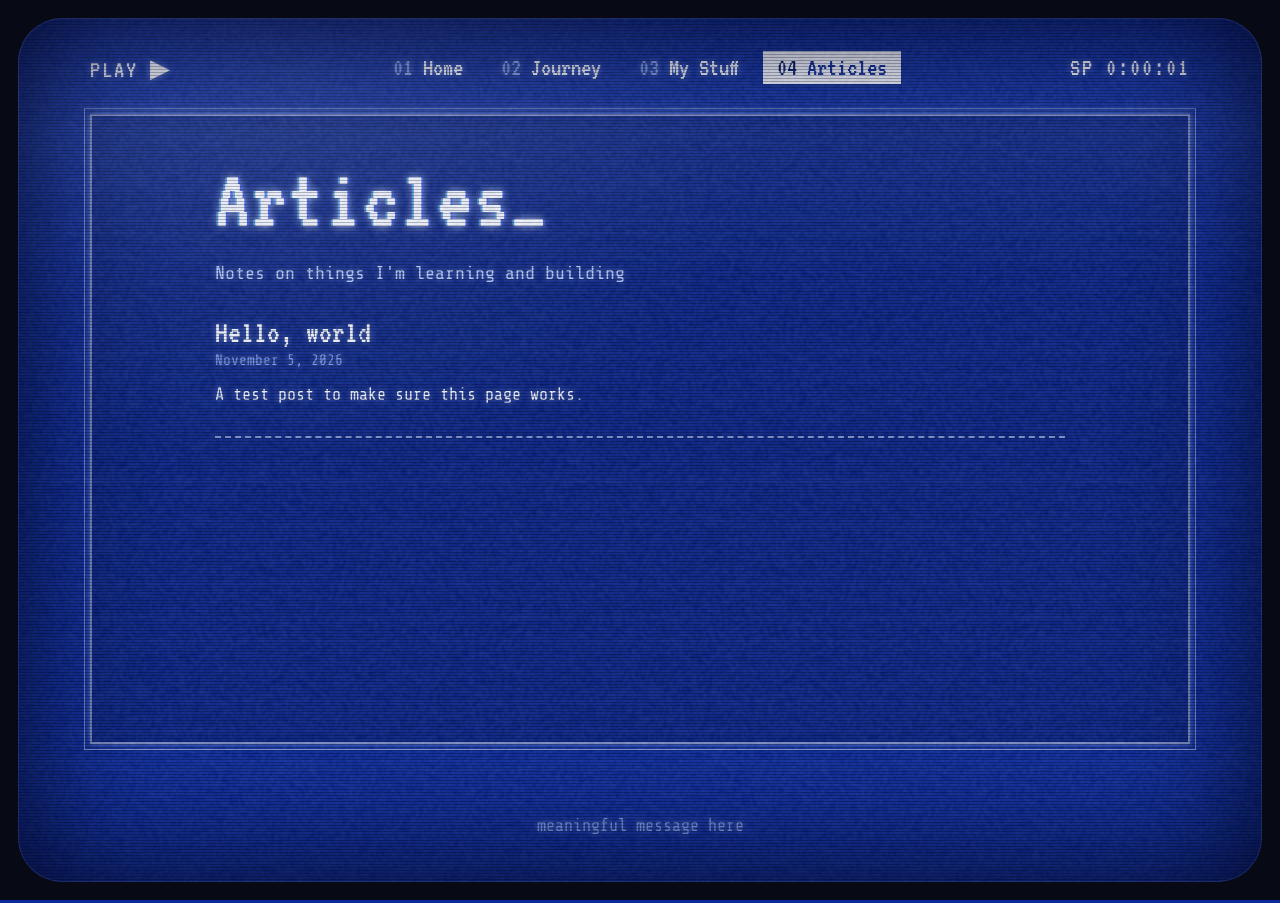
<file: articles.html>
<!doctype html>
<html lang="en">
    <head>
        <meta charset="UTF-8" />
        <meta name="viewport" content="width=device-width, initial-scale=1.0" />
        <title>Sadeq Portfolio - Articles</title>
        <link rel="icon" type="image/x-icon" href="Images/icon.png" />

        <link rel="preconnect" href="https://fonts.googleapis.com" />
        <link rel="preconnect" href="https://fonts.gstatic.com" crossorigin />
        <link
            href="https://fonts.googleapis.com/css2?family=Share+Tech+Mono&family=VT323&display=swap"
            rel="stylesheet"
        />

        <link rel="stylesheet" href="style.css" />
        <link rel="stylesheet" href="crt.css" />
        <script src="crt.js"></script>
    </head>

    <body>
        <div class="screen">
            <header class="topbar">
                <span class="osd">PLAY ▶</span>
                <nav class="channels">
                    <a href="index.html">Home</a>
                    <a href="journey.html">Journey</a>
                    <a href="stuff.html">My Stuff</a>
                    <a href="articles.html" aria-current="page">Articles</a>
                </nav>
                <span class="osd" data-tape-counter>SP 0:00:00</span>
            </header>

            <main class="main page">
                <div class="page-content">
                    <h1 class="title">Articles</h1>
                    <p class="subtitle">
                        Notes on things I'm learning and building
                    </p>

                    <!-- Newest on top. To add one: copy articles/hello-world.html,
                         edit it, then add a new <li> here. -->
                    <ul class="article-list">
                        <li>
                            <a href="articles/hello-world.html">Hello, world</a>
                            <p class="date">November 5, 2026</p>
                            <p>A test post to make sure this page works.</p>
                        </li>
                    </ul>
                </div>
            </main>

            <footer>
                <p>meaningful message here</p>
            </footer>
        </div>
    </body>
</html>
</file>
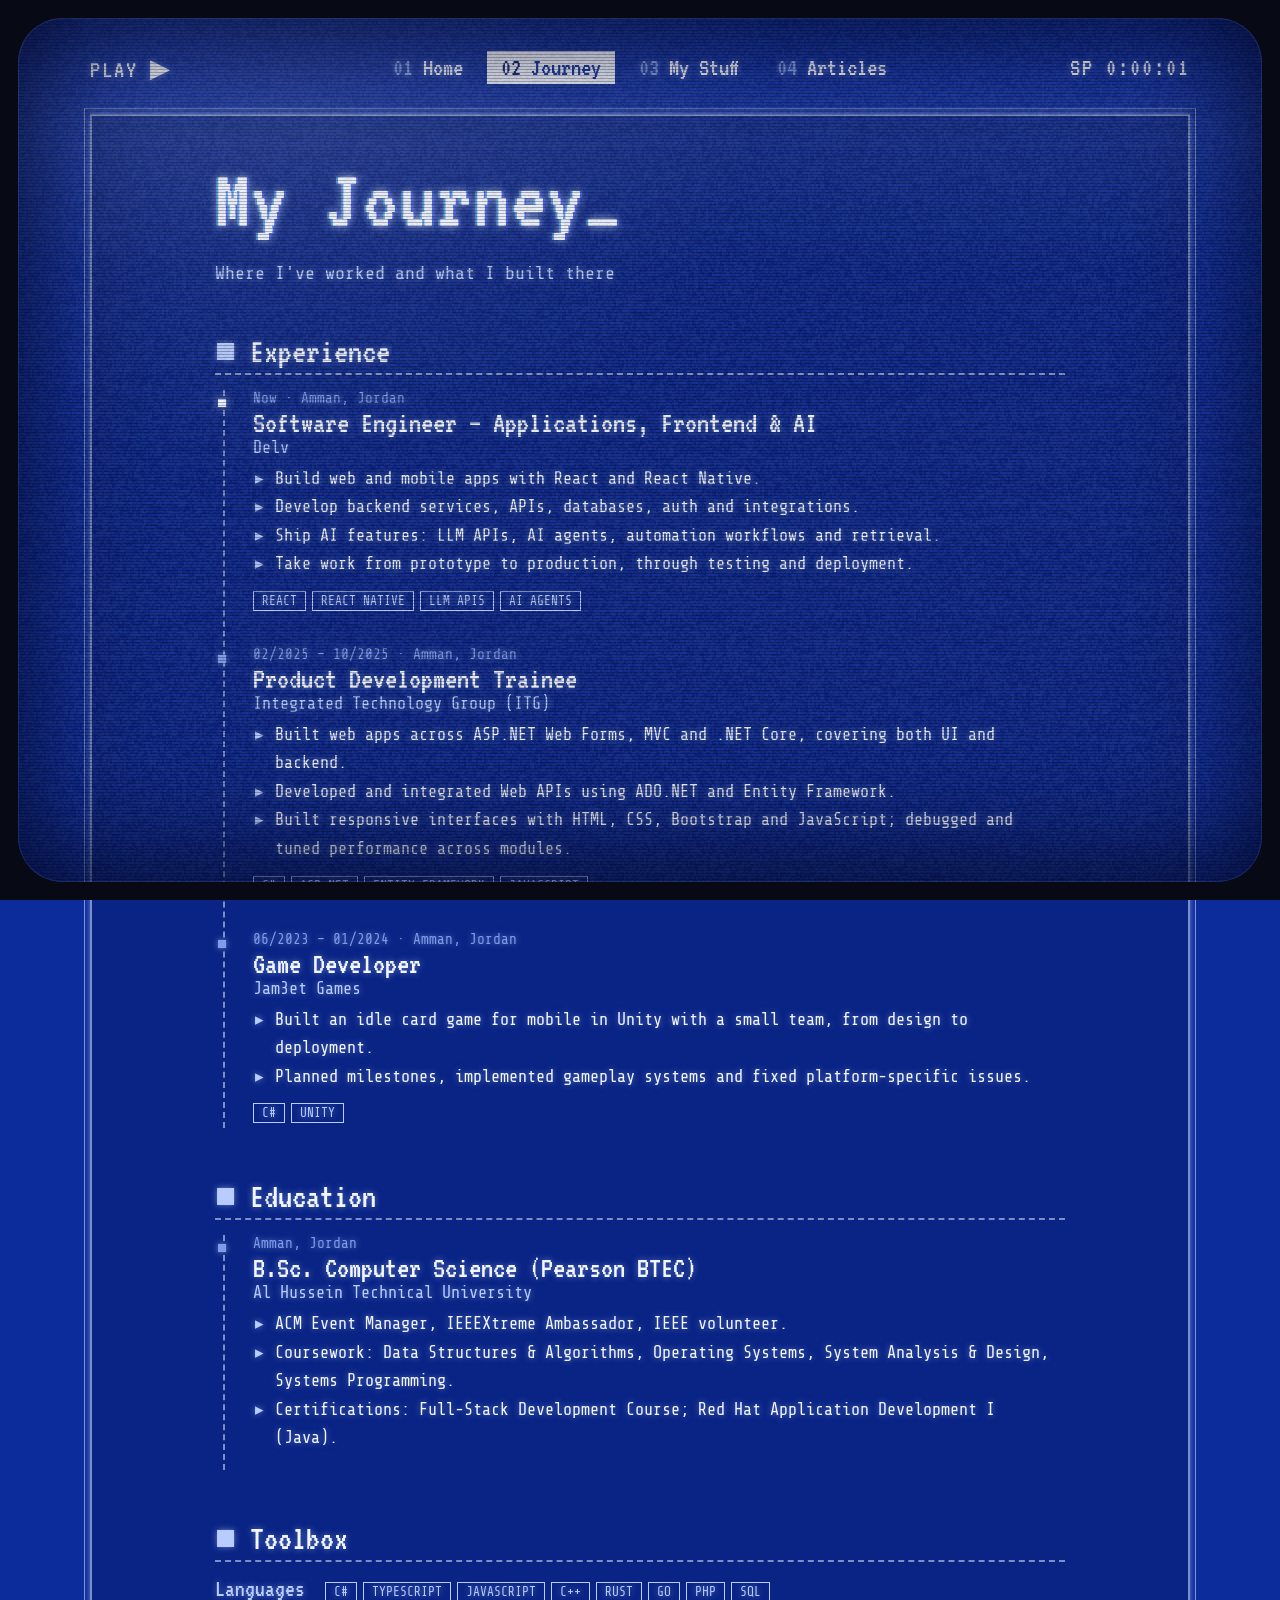
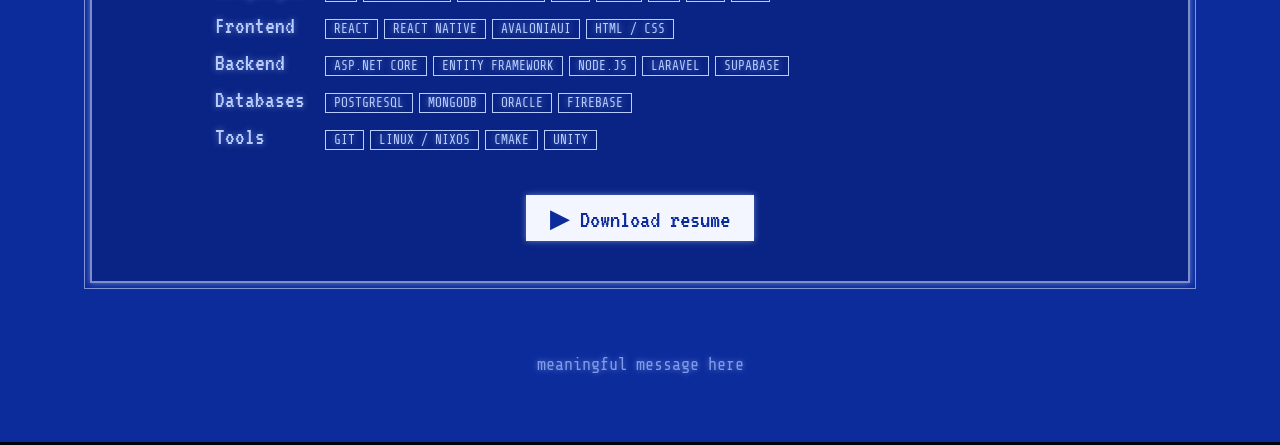
<file: journey.html>
<!doctype html>
<html lang="en">
    <head>
        <meta charset="UTF-8" />
        <meta name="viewport" content="width=device-width, initial-scale=1.0" />
        <title>Sadeq Portfolio - Journey</title>
        <link rel="icon" type="image/x-icon" href="Images/icon.png" />

        <link rel="preconnect" href="https://fonts.googleapis.com" />
        <link rel="preconnect" href="https://fonts.gstatic.com" crossorigin />
        <link
            href="https://fonts.googleapis.com/css2?family=Share+Tech+Mono&family=VT323&display=swap"
            rel="stylesheet"
        />

        <link rel="stylesheet" href="style.css" />
        <link rel="stylesheet" href="crt.css" />
        <script src="crt.js"></script>
    </head>

    <body>
        <div class="screen">
            <header class="topbar">
                <span class="osd">PLAY ▶</span>
                <nav class="channels">
                    <a href="index.html">Home</a>
                    <a href="journey.html" aria-current="page">Journey</a>
                    <a href="stuff.html">My Stuff</a>
                    <a href="articles.html">Articles</a>
                </nav>
                <span class="osd" data-tape-counter>SP 0:00:00</span>
            </header>

            <main class="main page">
                <div class="page-content">
                    <h1 class="title">My Journey</h1>
                    <p class="subtitle">Where I've worked and what I built there</p>

                    <h2 class="section-title">Experience</h2>

                    <ol class="timeline">
                        <li class="now">
                            <p class="date">Now · Amman, Jordan</p>
                            <h3>Software Engineer – Applications, Frontend &amp; AI</h3>
                            <p class="org">Delv</p>
                            <ul>
                                <li>
                                    Build web and mobile apps with React and
                                    React Native.
                                </li>
                                <li>
                                    Develop backend services, APIs, databases,
                                    auth and integrations.
                                </li>
                                <li>
                                    Ship AI features: LLM APIs, AI agents,
                                    automation workflows and retrieval.
                                </li>
                                <li>
                                    Take work from prototype to production,
                                    through testing and deployment.
                                </li>
                            </ul>
                            <div class="tags">
                                <span>React</span>
                                <span>React Native</span>
                                <span>LLM APIs</span>
                                <span>AI Agents</span>
                            </div>
                        </li>

                        <li>
                            <p class="date">02/2025 – 10/2025 · Amman, Jordan</p>
                            <h3>Product Development Trainee</h3>
                            <p class="org">Integrated Technology Group (ITG)</p>
                            <ul>
                                <li>
                                    Built web apps across ASP.NET Web Forms, MVC
                                    and .NET Core, covering both UI and backend.
                                </li>
                                <li>
                                    Developed and integrated Web APIs using
                                    ADO.NET and Entity Framework.
                                </li>
                                <li>
                                    Built responsive interfaces with HTML, CSS,
                                    Bootstrap and JavaScript; debugged and tuned
                                    performance across modules.
                                </li>
                            </ul>
                            <div class="tags">
                                <span>C#</span>
                                <span>ASP.NET</span>
                                <span>Entity Framework</span>
                                <span>JavaScript</span>
                            </div>
                        </li>

                        <li>
                            <p class="date">06/2023 – 01/2024 · Amman, Jordan</p>
                            <h3>Game Developer</h3>
                            <p class="org">Jam3et Games</p>
                            <ul>
                                <li>
                                    Built an idle card game for mobile in Unity
                                    with a small team, from design to
                                    deployment.
                                </li>
                                <li>
                                    Planned milestones, implemented gameplay
                                    systems and fixed platform-specific issues.
                                </li>
                            </ul>
                            <div class="tags">
                                <span>C#</span>
                                <span>Unity</span>
                            </div>
                        </li>
                    </ol>

                    <h2 class="section-title">Education</h2>

                    <ol class="timeline">
                        <li>
                            <p class="date">Amman, Jordan</p>
                            <h3>B.Sc. Computer Science (Pearson BTEC)</h3>
                            <p class="org">Al Hussein Technical University</p>
                            <ul>
                                <li>
                                    ACM Event Manager, IEEEXtreme Ambassador,
                                    IEEE volunteer.
                                </li>
                                <li>
                                    Coursework: Data Structures &amp;
                                    Algorithms, Operating Systems, System
                                    Analysis &amp; Design, Systems Programming.
                                </li>
                                <li>
                                    Certifications: Full-Stack Development
                                    Course; Red Hat Application Development I
                                    (Java).
                                </li>
                            </ul>
                        </li>
                    </ol>

                    <h2 class="section-title">Toolbox</h2>
                    <dl class="skills">
                        <dt>Languages</dt>
                        <dd class="tags">
                            <span>C#</span>
                            <span>TypeScript</span>
                            <span>JavaScript</span>
                            <span>C++</span>
                            <span>Rust</span>
                            <span>Go</span>
                            <span>PHP</span>
                            <span>SQL</span>
                        </dd>

                        <dt>Frontend</dt>
                        <dd class="tags">
                            <span>React</span>
                            <span>React Native</span>
                            <span>AvaloniaUI</span>
                            <span>HTML / CSS</span>
                        </dd>

                        <dt>Backend</dt>
                        <dd class="tags">
                            <span>ASP.NET Core</span>
                            <span>Entity Framework</span>
                            <span>Node.js</span>
                            <span>Laravel</span>
                            <span>Supabase</span>
                        </dd>

                        <dt>Databases</dt>
                        <dd class="tags">
                            <span>PostgreSQL</span>
                            <span>MongoDB</span>
                            <span>Oracle</span>
                            <span>Firebase</span>
                        </dd>

                        <dt>Tools</dt>
                        <dd class="tags">
                            <span>Git</span>
                            <span>Linux / NixOS</span>
                            <span>CMake</span>
                            <span>Unity</span>
                        </dd>
                    </dl>

                    <div class="main-btns">
                        <a
                            class="btn"
                            href="Sadeq_Odeh_Resume_2026.pdf"
                            download
                        >
                            Download resume
                        </a>
                    </div>
                </div>
            </main>

            <footer>
                <p>meaningful message here</p>
            </footer>
        </div>
    </body>
</html>
</file>
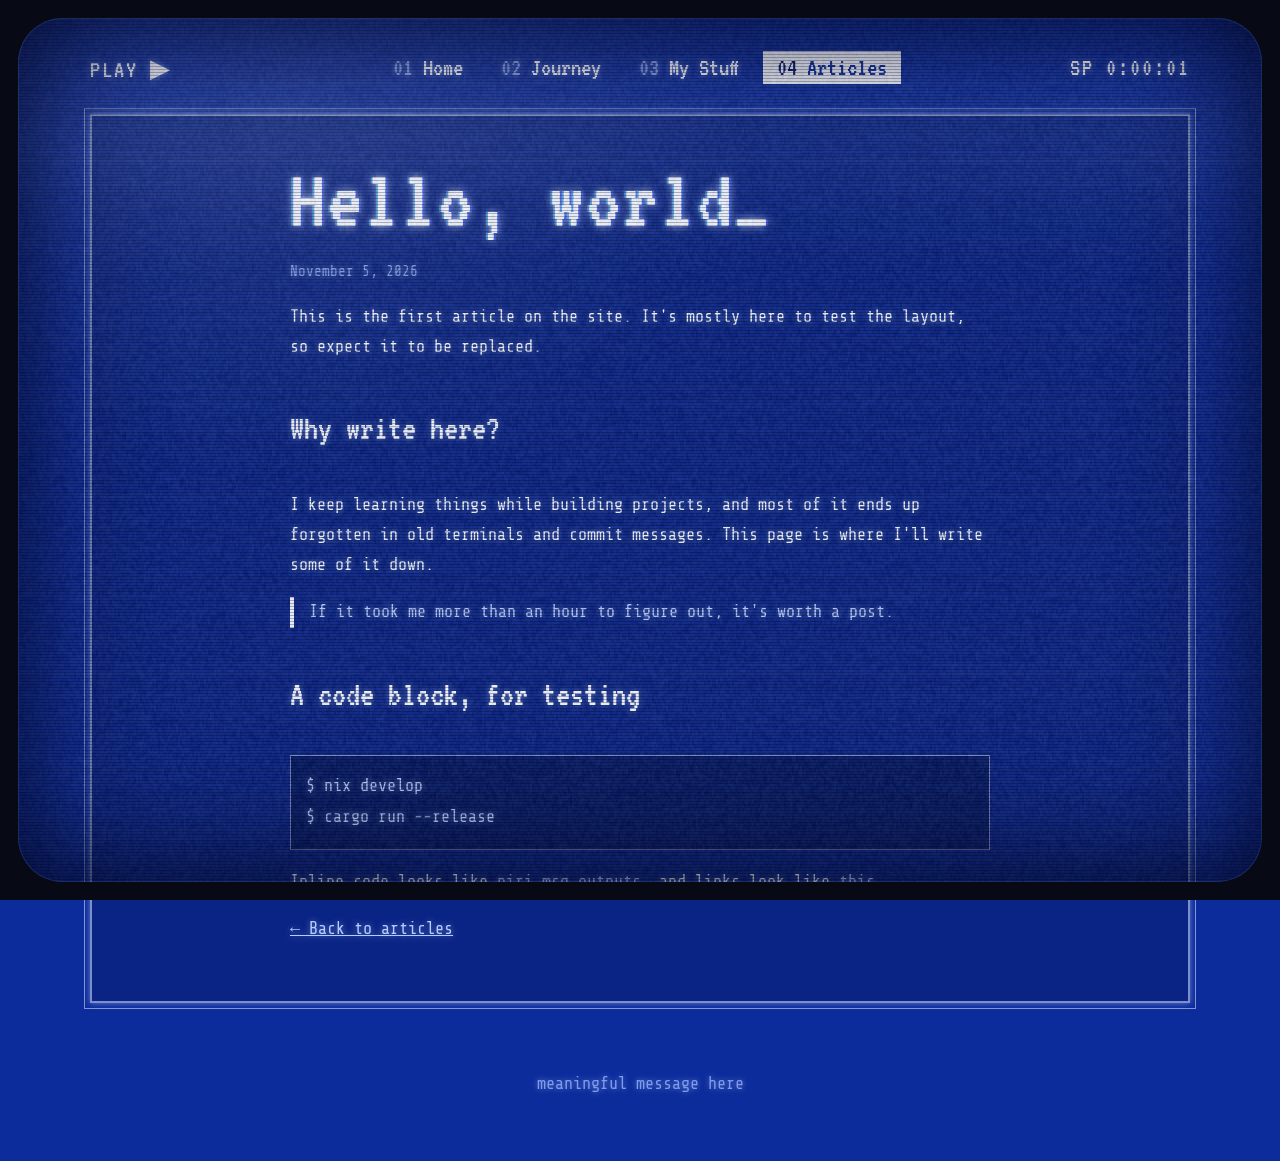
<file: articles/hello-world.html>
<!doctype html>
<html lang="en">
    <head>
        <meta charset="UTF-8" />
        <meta name="viewport" content="width=device-width, initial-scale=1.0" />
        <title>Hello, world - Sadeq</title>
        <link rel="icon" type="image/x-icon" href="../Images/icon.png" />

        <link rel="preconnect" href="https://fonts.googleapis.com" />
        <link rel="preconnect" href="https://fonts.gstatic.com" crossorigin />
        <link
            href="https://fonts.googleapis.com/css2?family=Share+Tech+Mono&family=VT323&display=swap"
            rel="stylesheet"
        />

        <link rel="stylesheet" href="../style.css" />
        <link rel="stylesheet" href="../crt.css" />
        <script src="../crt.js"></script>
    </head>

    <body>
        <div class="screen">
            <header class="topbar">
                <span class="osd">PLAY ▶</span>
                <nav class="channels">
                    <a href="../index.html">Home</a>
                    <a href="../journey.html">Journey</a>
                    <a href="../stuff.html">My Stuff</a>
                    <a href="../articles.html" aria-current="page">Articles</a>
                </nav>
                <span class="osd" data-tape-counter>SP 0:00:00</span>
            </header>

            <main class="main page">
                <article class="article">
                    <h1 class="title">Hello, world</h1>
                    <p class="date">November 5, 2026</p>

                    <p>
                        This is the first article on the site. It's mostly here
                        to test the layout, so expect it to be replaced.
                    </p>

                    <h2>Why write here?</h2>
                    <p>
                        I keep learning things while building projects, and
                        most of it ends up forgotten in old terminals and commit
                        messages. This page is where I'll write some of it down.
                    </p>

                    <blockquote>
                        If it took me more than an hour to figure out, it's
                        worth a post.
                    </blockquote>

                    <h2>A code block, for testing</h2>
                    <pre><code>$ nix develop
$ cargo run --release</code></pre>

                    <p>
                        Inline code looks like <code>niri msg outputs</code>, and
                        links look like <a href="../stuff.html">this</a>.
                    </p>

                    <p><a href="../articles.html">&larr; Back to articles</a></p>
                </article>
            </main>

            <footer>
                <p>meaningful message here</p>
            </footer>
        </div>
    </body>
</html>
</file>
<file: style.css>
:root {
    --void: #01030c;
    --bezel-color: #070a14;
    --screen: #0d2c9c;
    --screen-deep: #061a66;
    --white: #f3f6ff;
    --ice: #b8ccff;
    --muted: #7f9bea;
    --line: rgba(220, 230, 255, 0.55);
    --glow: 0 0 6px rgba(170, 200, 255, 0.55);
    --glow-strong: 0 0 10px rgba(200, 220, 255, 0.85);

    --font-display: "VT323", monospace;
    --font-body: "Share Tech Mono", monospace;

    color-scheme: dark;
    scrollbar-color: var(--ice) var(--void);
}

* {
    box-sizing: border-box;
}

body {
    margin: 0;
    background-color: var(--void);
    color: var(--white);
    font-family: var(--font-body);
    font-size: 1.05rem;
    text-shadow: var(--glow);
}

::selection {
    background-color: var(--white);
    color: var(--screen);
    text-shadow: none;
}

:focus-visible {
    outline: 2px dashed var(--white);
    outline-offset: 4px;
}

a {
    color: var(--ice);
}

a:hover {
    color: var(--white);
}

.screen {
    min-height: 100vh;
    padding: clamp(28px, 4vw, 56px) clamp(16px, 4vw, 56px);
    background-color: var(--screen);

    display: flex;
    flex-direction: column;
    align-items: center;
}

.topbar {
    width: min(100%, 1100px);
    display: grid;
    grid-template-columns: 1fr auto 1fr;
    align-items: center;
    gap: 15px;
}

.osd {
    font-family: var(--font-display);
    font-size: 1.6rem;
    letter-spacing: 2px;
}

.osd:last-child {
    text-align: right;
}

.channels {
    display: flex;
    flex-wrap: wrap;
    justify-content: center;
    gap: 6px 10px;
    counter-reset: channel;
}

.channels a {
    font-family: var(--font-display);
    font-size: 1.6rem;
    color: var(--white);
    text-decoration: none;
    padding: 2px 12px;
    border: 2px solid transparent;
    transition: 0.15s ease;
}

.channels a::before {
    counter-increment: channel;
    content: "0" counter(channel) " ";
    color: var(--muted);
}

.channels a:hover {
    border-color: var(--white);
    text-shadow: var(--glow-strong);
}

.channels a[aria-current="page"] {
    background-color: var(--white);
    color: var(--screen);
    text-shadow: none;
}

.channels a[aria-current="page"]::before {
    color: var(--screen-deep);
}

.btn {
    display: inline-block;
    font-family: var(--font-display);
    font-size: 1.6rem;
    text-decoration: none;
    padding: 6px 22px;
    border: 2px solid var(--white);
    background-color: var(--white);
    color: var(--screen);
    text-shadow: none;
    box-shadow: var(--glow);
    transition: 0.15s ease;
}

.btn:hover {
    background-color: transparent;
    color: var(--white);
    text-shadow: var(--glow-strong);
    box-shadow: var(--glow-strong);
}

.btn::before {
    content: "▶ ";
}

.btn-outline {
    background-color: transparent;
    color: var(--white);
    text-shadow: var(--glow);
}

.btn-outline:hover {
    background-color: var(--white);
    color: var(--screen);
    text-shadow: none;
}

.main {
    width: min(100%, 1100px);
    min-height: 70vh;
    margin: 30px 0;
    padding: 40px;
    border: 2px solid var(--line);
    outline: 1px solid var(--line);
    outline-offset: 5px;
    background-color: rgba(2, 10, 50, 0.22);
    box-shadow: var(--glow);

    display: flex;
    flex-direction: column;
    justify-content: center;
    align-items: center;
}

.main-content {
    width: min(100%, 650px);
}

.title {
    font-family: var(--font-display);
    font-weight: 400;
    font-size: clamp(3rem, 9vw, 5.5rem);
    line-height: 1;
    letter-spacing: 2px;
    margin: 0 0 15px;
    text-shadow:
        -2px 0 rgba(90, 200, 255, 0.55),
        2px 0 rgba(60, 90, 255, 0.7),
        var(--glow-strong);
    animation: jitter 7s steps(1) infinite;
}

.title::after {
    content: "_";
    animation: blink 1s steps(1) infinite;
}

.subtitle {
    font-size: 1.15rem;
    color: var(--ice);
}

.main-content ul {
    list-style: none;
    padding: 0;
    line-height: 1.9;
}

.main-content li {
    position: relative;
    padding-left: 28px;
}

.main-content li::before {
    content: "▸";
    position: absolute;
    left: 4px;
    color: var(--ice);
}

.main-btns {
    display: flex;
    justify-content: center;
    flex-wrap: wrap;
    gap: 15px;
    margin-top: 30px;
}

.socials {
    display: flex;
    justify-content: center;
    gap: 30px;
}

.social-box {
    display: flex;
    flex-direction: column;
    align-items: center;
    gap: 8px;
    font-family: var(--font-display);
    font-size: 1.4rem;
    color: var(--white);
    text-decoration: none;
    transition: 0.15s ease;
}

.social-box:hover {
    transform: translateY(-4px);
    text-shadow: var(--glow-strong);
}

.social-box img {
    width: 45px;
    height: 45px;
    object-fit: contain;
    filter: drop-shadow(0 0 6px rgba(170, 200, 255, 0.7));
}

.social-box p {
    margin: 0;
}

footer {
    margin-top: 25px;
    color: var(--muted);
    text-align: center;
}

.page {
    justify-content: flex-start;
}

.page-content {
    width: min(100%, 850px);
}

.section-title {
    font-family: var(--font-display);
    font-weight: 400;
    font-size: 2.2rem;
    margin: 50px 0 15px;
    border-bottom: 2px dashed var(--line);
}

.section-title::before {
    content: "■ ";
    color: var(--ice);
}

.projects {
    display: grid;
    grid-template-columns: repeat(auto-fill, minmax(320px, 1fr));
    gap: 20px;
}

.card {
    display: flex;
    flex-direction: column;
    gap: 10px;
    padding: 15px;
    border: 2px solid var(--line);
    background-color: rgba(2, 10, 50, 0.35);
    transition: 0.15s ease;
}

.card:hover {
    border-color: var(--white);
    box-shadow: var(--glow-strong);
    transform: translateY(-3px);
}

.card h3 {
    font-family: var(--font-display);
    font-weight: 400;
    font-size: 1.9rem;
    margin: 0;
}

.card p {
    margin: 0;
    line-height: 1.6;
}

.card video,
.card img,
.media-placeholder {
    width: 100%;
    aspect-ratio: 16 / 9;
    object-fit: cover;
    background-color: var(--void);
}

.card img.logo {
    object-fit: contain;
    padding: 20px;
}

.tags {
    display: flex;
    flex-wrap: wrap;
    gap: 6px;
}

.tags span {
    font-size: 0.8rem;
    text-transform: uppercase;
    color: var(--ice);
    border: 1px solid var(--ice);
    padding: 2px 8px;
}

.media-placeholder {
    display: flex;
    justify-content: center;
    align-items: center;
    border: 2px dashed var(--line);
    font-family: var(--font-display);
    font-size: 1.6rem;
    color: var(--muted);
    background-color: rgba(1, 3, 12, 0.6);
}

.setup-gallery {
    display: grid;
    grid-template-columns: repeat(auto-fill, minmax(250px, 1fr));
    gap: 15px;
    margin-top: 15px;
}

.setup-gallery img {
    width: 100%;
    aspect-ratio: 16 / 9;
    object-fit: cover;
    border: 2px solid var(--line);
}

.setup-video {
    width: 100%;
    aspect-ratio: 16 / 9;
}

.article-list {
    list-style: none;
    padding: 0;
}

.article-list li {
    border-bottom: 2px dashed var(--line);
    padding: 15px 0;
}

.article-list a {
    font-family: var(--font-display);
    font-size: 2rem;
    color: var(--white);
    text-decoration: none;
}

.article-list a:hover {
    text-decoration: underline;
    text-shadow: var(--glow-strong);
}

.date {
    color: var(--muted);
    font-size: 0.9rem;
    margin: 4px 0;
}

.article {
    width: min(100%, 700px);
    line-height: 1.8;
}

.article h2 {
    font-family: var(--font-display);
    font-weight: 400;
    font-size: 2.2rem;
    margin-top: 35px;
}

.article pre {
    padding: 15px;
    border: 1px solid var(--line);
    background-color: var(--screen-deep);
    overflow-x: auto;
}

.article code {
    font-family: var(--font-body);
    color: var(--ice);
}

.article blockquote {
    margin: 0;
    padding-left: 15px;
    border-left: 4px solid var(--white);
    color: var(--ice);
}

.skills {
    display: grid;
    grid-template-columns: max-content 1fr;
    gap: 12px 20px;
    align-items: baseline;
    margin: 0;
}

.skills dt {
    font-family: var(--font-display);
    font-size: 1.5rem;
    color: var(--ice);
}

.skills dd {
    margin: 0;
}

.timeline {
    list-style: none;
    margin: 0 0 0 8px;
    padding: 0;
    border-left: 2px dashed var(--line);
}

.timeline > li {
    position: relative;
    padding: 0 0 35px 28px;
}

.timeline > li:last-child {
    padding-bottom: 5px;
}

.timeline > li::before {
    content: "■";
    position: absolute;
    left: -8px;
    top: 0;
    line-height: 1.6;
    color: var(--muted);
}

.timeline > li.now::before {
    color: var(--white);
    text-shadow: var(--glow-strong);
    animation: blink 1s steps(1) infinite;
}

.timeline .date {
    margin: 0;
}

.timeline h3 {
    font-family: var(--font-display);
    font-weight: 400;
    font-size: 1.9rem;
    margin: 2px 0 0;
}

.timeline .org {
    margin: 0 0 8px;
    color: var(--ice);
}

.timeline ul {
    list-style: none;
    padding: 0;
    margin: 0 0 12px;
    line-height: 1.7;
}

.timeline ul li {
    position: relative;
    padding-left: 22px;
}

.timeline ul li::before {
    content: "▸";
    position: absolute;
    left: 2px;
    color: var(--ice);
}

.page-content .main-btns {
    margin-top: 45px;
}

.card-links {
    display: flex;
    flex-wrap: wrap;
    gap: 6px 18px;
}

@keyframes blink {
    50% {
        opacity: 0;
    }
}

@keyframes jitter {
    0%,
    93%,
    97% {
        transform: none;
    }
    94% {
        transform: translate(3px, -1px) skewX(-6deg);
    }
    96% {
        transform: translate(-2px, 1px);
    }
}

@media (max-width: 600px) {
    .topbar {
        grid-template-columns: 1fr;
    }

    .osd {
        display: none;
    }

    .main {
        padding: 25px 16px;
    }

    .projects {
        grid-template-columns: 1fr;
    }

    .skills {
        grid-template-columns: 1fr;
        gap: 4px;
    }

    .skills dd {
        margin-bottom: 10px;
    }
}

@media (prefers-reduced-motion: reduce) {
    .title,
    .title::after,
    .timeline > li.now::before {
        animation: none;
    }
}
</file>
<file: crt.css>
.crt {
    --bezel: clamp(8px, 1.4vw, 20px);
    --curve: clamp(18px, 3.5vw, 46px);

    position: fixed;
    inset: 0;
    z-index: 100;
    pointer-events: none;
    overflow: hidden;
}

.crt > * {
    position: absolute;
    inset: 0;
}

.crt-static {
    width: 100%;
    height: 100%;
    image-rendering: pixelated;
    opacity: 0.09;
    mix-blend-mode: screen;
    transition: opacity 0.35s ease;
}

.is-tuning .crt-static {
    opacity: 1;
    mix-blend-mode: normal;
    transition-duration: 0.12s;
}

.crt-scanlines {
    background: repeating-linear-gradient(
        to bottom,
        rgba(0, 4, 30, 0.28) 0 1px,
        transparent 1px 3px
    );
    animation: flicker 0.12s steps(2) infinite;
}

.crt-roll {
    height: 30vh;
    background: linear-gradient(
        to bottom,
        transparent,
        rgba(200, 220, 255, 0.05) 50%,
        transparent
    );
    animation: roll 8s linear infinite;
}

.crt-frame {
    inset: var(--bezel);
    border-radius: var(--curve);
    background: radial-gradient(
        ellipse at 22% 8%,
        rgba(255, 255, 255, 0.07),
        transparent 35%
    );
    box-shadow:
        0 0 0 100vmax var(--bezel-color),
        inset 0 0 0 1px rgba(160, 190, 255, 0.12),
        inset 0 0 clamp(50px, 10vw, 160px) rgba(0, 3, 25, 0.9);
}

.screen {
    transform-origin: 50% 50vh;
    transition: opacity 0.2s ease;
}

.is-tuning .screen {
    opacity: 0;
    transition-duration: 0.12s;
}

.is-powering-on .screen {
    animation: power-on 0.9s ease-out both;
}

@keyframes power-on {
    0% {
        transform: scale(0, 0.003);
        filter: brightness(8);
    }
    20% {
        transform: scale(1, 0.003);
        filter: brightness(8);
    }
    55% {
        transform: scale(1, 1);
        filter: brightness(2);
    }
    100% {
        transform: none;
        filter: none;
    }
}

@keyframes roll {
    from {
        transform: translateY(-30vh);
    }
    to {
        transform: translateY(100vh);
    }
}

@keyframes flicker {
    50% {
        opacity: 0.85;
    }
}

@media (prefers-reduced-motion: reduce) {
    .crt-scanlines,
    .crt-roll,
    .is-powering-on .screen {
        animation: none;
    }
}
</file>
